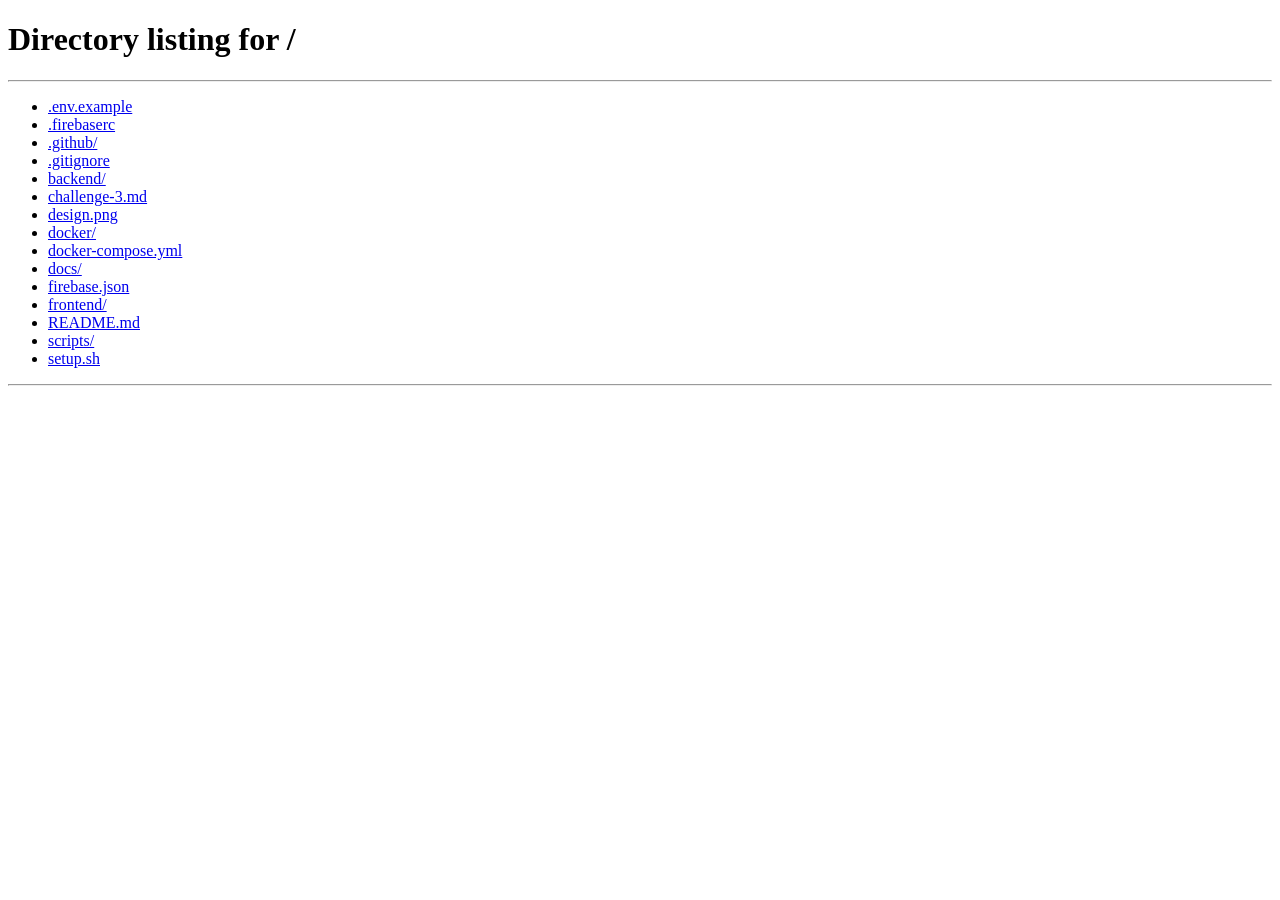
<file: frontend/adres.html>
<!DOCTYPE html>
<html lang="nl">
<head>
  <meta charset="utf-8">
  <meta http-equiv="refresh" content="0; url=/">
  <link rel="canonical" href="https://luchtzorg.web.app/">
  <title>Doorsturen naar LuchtZorg...</title>
  <script>window.location.replace('/');</script>
</head>
<body>
  <p>Doorsturen naar <a href="/">LuchtZorg</a>...</p>
</body>
</html>
</file>
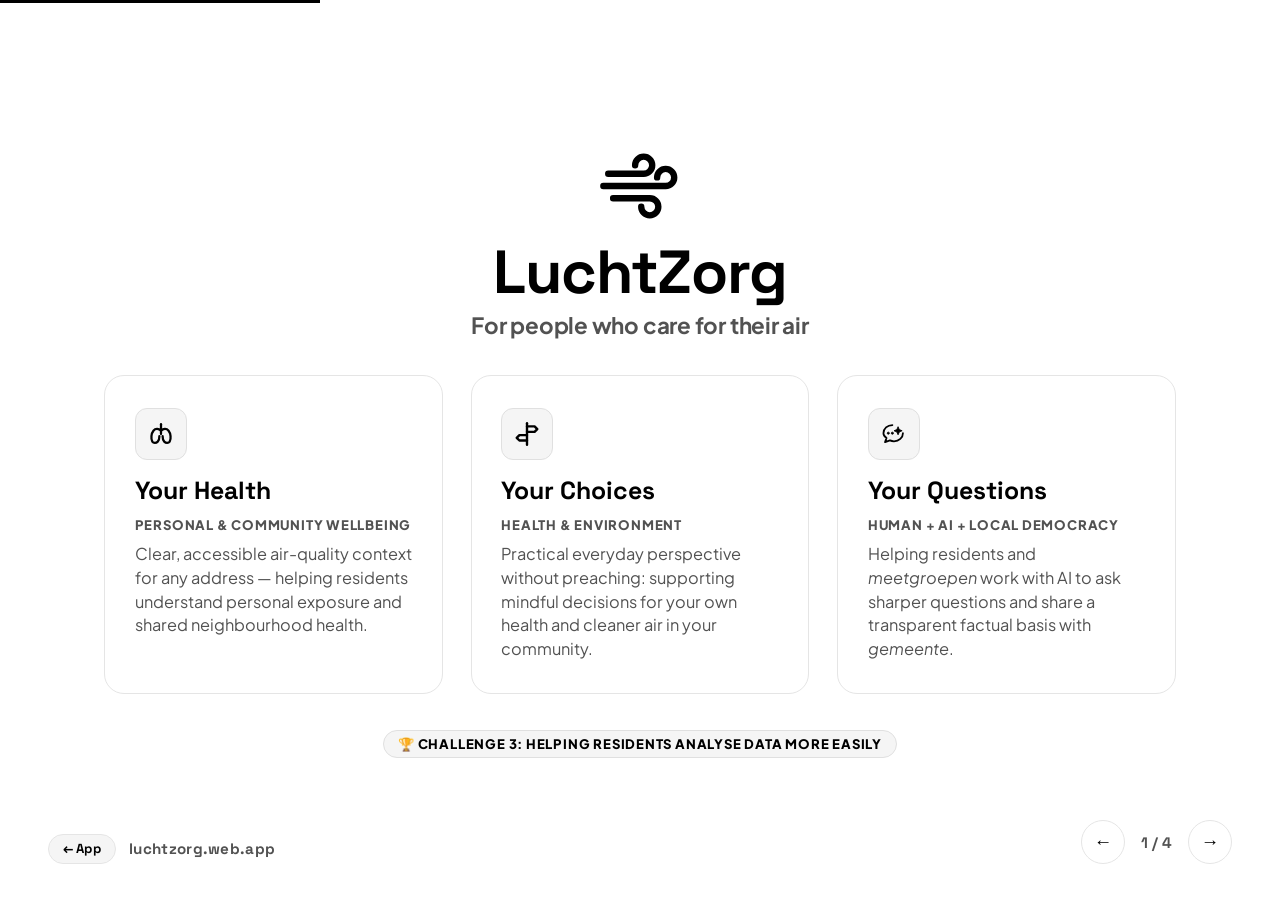
<file: frontend/presentation.html>
<!DOCTYPE html>
<html lang="en">
<head>
  <meta charset="UTF-8">
  <meta name="viewport" content="width=device-width, initial-scale=1.0, viewport-fit=cover">
  <meta name="google" content="notranslate">
  <title>LuchtZorg — For People Who Care for Their Air</title>
  <link rel="icon" type="image/svg+xml" href="data:image/svg+xml,%3Csvg xmlns='http://www.w3.org/2000/svg' viewBox='0 0 36 36' fill='none'%3E%3Cpath d='M5 13H19.5A3.5 3.5 0 1 0 16 9.5' stroke='%230a0a0a' stroke-width='2.8' stroke-linecap='round' stroke-linejoin='round'/%3E%3Cpath d='M3 18H28.5A3.5 3.5 0 1 0 25 14.5' stroke='%230a0a0a' stroke-width='2.8' stroke-linecap='round' stroke-linejoin='round'/%3E%3Cpath d='M7 23H22A3.5 3.5 0 1 1 18.5 26.5' stroke='%230a0a0a' stroke-width='2.8' stroke-linecap='round' stroke-linejoin='round'/%3E%3C/svg%3E">
  <link rel="preconnect" href="https://fonts.googleapis.com">
  <link rel="preconnect" href="https://fonts.gstatic.com" crossorigin>
  <link href="https://fonts.googleapis.com/css2?family=Plus+Jakarta+Sans:wght@500;600;700;800&family=Space+Grotesk:wght@700;800&display=swap" rel="stylesheet">
  <style>
    :root {
      --bg: #ffffff;
      --card-bg: #ffffff;
      --card-border: #e5e5e5;
      --card-border-hover: #000000;
      --text: #000000;
      --text-muted: #525252;
      --text-dim: #8a8a8a;
      --btn-bg: #000000;
      --btn-text: #ffffff;
      --pill-bg: #f5f5f5;
      --pill-border: #e0e0e0;
    }

    * {
      box-sizing: border-box;
      margin: 0;
      padding: 0;
    }

    body {
      background-color: var(--bg);
      color: var(--text);
      font-family: 'Plus Jakarta Sans', -apple-system, BlinkMacSystemFont, sans-serif;
      overflow: hidden;
      height: 100vh;
      height: 100dvh;
      width: 100%;
      user-select: text;
      overflow-wrap: break-word;
      transition: background-color 0.2s ease, color 0.2s ease;
    }
    .slide {
      position: absolute;
      inset: 0;
      width: 100%;
      height: 100%;
      opacity: 0;
      visibility: hidden;
      pointer-events: none;
      transform: scale(0.98);
      transition: all 0.25s cubic-bezier(0.16, 1, 0.3, 1);
      display: flex;
      flex-direction: column;
      justify-content: center;
      padding: 4.5rem 6.5rem;
    }

    .slide.active {
      opacity: 1;
      visibility: visible;
      pointer-events: auto;
      transform: scale(1);
    }

    .tag {
      display: inline-flex;
      align-items: center;
      padding: 0.3rem 0.85rem;
      border-radius: 9999px;
      font-size: 0.82rem;
      font-weight: 800;
      letter-spacing: 0.06em;
      text-transform: uppercase;
      margin-bottom: 0.75rem;
      width: fit-content;
      background: var(--pill-bg);
      border: 1px solid var(--pill-border);
      color: var(--text);
    }

    h1 {
      font-family: 'Space Grotesk', sans-serif;
      font-size: 3.3rem;
      font-weight: 800;
      line-height: 1.08;
      letter-spacing: -0.03em;
      margin-bottom: 2rem;
      color: var(--text);
    }

    .grid-3 {
      display: grid;
      grid-template-columns: repeat(3, 1fr);
      gap: 1.75rem;
      width: 100%;
    }

    .card {
      background: var(--card-bg);
      border: 1px solid var(--card-border);
      border-radius: 1.25rem;
      padding: 2rem 1.85rem;
      display: flex;
      flex-direction: column;
      gap: 0.6rem;
      transition: all 0.2s ease;
    }

    .card:hover {
      border-color: var(--card-border-hover);
      transform: translateY(-3px);
    }

    .card.interactive {
      border: 2px solid var(--text);
      cursor: pointer;
    }

    .card.interactive:hover {
      background: var(--pill-bg);
      box-shadow: 0 8px 25px rgba(0, 0, 0, 0.25);
    }

    .card-icon-box {
      width: 52px;
      height: 52px;
      border-radius: 12px;
      display: flex;
      align-items: center;
      justify-content: center;
      margin-bottom: 0.4rem;
      background: var(--pill-bg);
      border: 1px solid var(--pill-border);
      color: var(--text);
      transition: all 0.2s ease;
    }

    .card-icon-box svg {
      width: 26px;
      height: 26px;
      stroke: var(--text);
    }

    .card:hover .card-icon-box {
      transform: scale(1.06);
      border-color: var(--card-border-hover);
    }

    .card h2 {
      font-family: 'Space Grotesk', sans-serif;
      font-size: 1.55rem;
      font-weight: 700;
      color: var(--text);
      line-height: 1.2;
    }

    .card .subtext {
      font-size: 0.82rem;
      font-weight: 800;
      text-transform: uppercase;
      letter-spacing: 0.06em;
      color: var(--text-muted);
    }

    .card p {
      font-size: 1.02rem;
      color: var(--text-muted);
      line-height: 1.45;
    }

    .demo-pill {
      display: inline-flex;
      align-items: center;
      gap: 0.5rem;
      background: var(--btn-bg);
      color: var(--btn-text);
      padding: 0.45rem 1.15rem;
      border-radius: 9999px;
      font-weight: 800;
      font-size: 0.85rem;
      text-transform: uppercase;
      letter-spacing: 0.05em;
      width: fit-content;
      margin-top: 0.5rem;
      transition: all 0.2s ease;
    }

    /* 2x2 Market Fitness Matrix (Slide 2) */
    .market-split-layout {
      display: grid;
      grid-template-columns: 1.15fr 0.85fr;
      gap: 1.75rem;
      align-items: stretch;
      width: 100%;
      max-width: 1350px;
      margin: 0 auto;
    }

    .matrix-wrapper {
      position: relative;
      background: var(--card-bg);
      border: 1px solid var(--card-border);
      border-radius: 1.25rem;
      padding: 1.25rem 1.75rem 1.25rem 2rem;
      display: flex;
      flex-direction: column;
      justify-content: space-between;
    }

    .matrix-header {
      display: flex;
      justify-content: space-between;
      align-items: baseline;
      border-bottom: 1px solid var(--card-border);
      padding-bottom: 0.5rem;
      margin-bottom: 0.6rem;
    }

    .matrix-title {
      font-family: 'Space Grotesk', sans-serif;
      font-size: 1.05rem;
      font-weight: 700;
      color: var(--text);
    }

    .matrix-subtitle {
      font-size: 0.78rem;
      color: var(--text-muted);
    }

    .matrix-plot-area {
      position: relative;
      width: 100%;
      height: 310px;
      margin: 0.4rem 0;
    }

    .matrix-axis-x {
      position: absolute;
      top: 50%;
      left: 0;
      right: 0;
      height: 1px;
      border-top: 1px dashed var(--card-border);
    }

    .matrix-axis-y {
      position: absolute;
      left: 50%;
      top: 0;
      bottom: 0;
      width: 1px;
      border-left: 1px dashed var(--card-border);
    }

    .quadrant-highlight {
      position: absolute;
      top: 0;
      right: 0;
      width: 50%;
      height: 50%;
      background: var(--pill-bg);
      border-radius: 0 0.85rem 0 0;
      border-top: 2px solid var(--text);
      border-right: 2px solid var(--text);
      pointer-events: none;
    }

    .quadrant-label {
      position: absolute;
      font-size: 0.68rem;
      font-weight: 800;
      text-transform: uppercase;
      letter-spacing: 0.06em;
      color: var(--text-dim);
      pointer-events: none;
    }
    .quadrant-label.tl { top: 0.4rem; left: 0.4rem; }
    .quadrant-label.bl { bottom: 0.4rem; left: 0.4rem; }
    .quadrant-label.br { bottom: 0.4rem; right: 0.4rem; text-align: right; }
    .quadrant-label.tr { top: 0.4rem; right: 0.4rem; text-align: right; color: var(--text); }

    .axis-label-y-top {
      position: absolute;
      top: -0.2rem;
      left: 50%;
      transform: translateX(-50%);
      font-size: 0.7rem;
      font-weight: 800;
      color: var(--text);
      text-transform: uppercase;
      letter-spacing: 0.04em;
      white-space: nowrap;
      background: var(--bg);
      padding: 0.1rem 0.5rem;
      border-radius: 4px;
      border: 1px solid var(--card-border);
    }

    .axis-label-y-bottom {
      position: absolute;
      bottom: -0.2rem;
      left: 50%;
      transform: translateX(-50%);
      font-size: 0.68rem;
      font-weight: 700;
      color: var(--text-muted);
      text-transform: uppercase;
      white-space: nowrap;
      background: var(--bg);
      padding: 0.1rem 0.5rem;
      border-radius: 4px;
      border: 1px solid var(--card-border);
    }

    .axis-label-x-left {
      position: absolute;
      top: 50%;
      left: 0.2rem;
      transform: translateY(-50%);
      font-size: 0.68rem;
      font-weight: 700;
      color: var(--text-muted);
      text-transform: uppercase;
      background: var(--bg);
      padding: 0.15rem 0.4rem;
      border-radius: 4px;
      border: 1px solid var(--card-border);
    }

    .axis-label-x-right {
      position: absolute;
      top: 50%;
      right: 0.2rem;
      transform: translateY(-50%);
      font-size: 0.68rem;
      font-weight: 800;
      color: var(--text);
      text-transform: uppercase;
      background: var(--bg);
      padding: 0.15rem 0.4rem;
      border-radius: 4px;
      border: 1px solid var(--card-border);
    }

    .plot-item {
      position: absolute;
      transform: translate(-50%, -50%);
      padding: 0.4rem 0.65rem;
      border-radius: 0.75rem;
      display: flex;
      align-items: center;
      gap: 0.45rem;
      transition: all 0.2s ease;
      cursor: default;
      white-space: nowrap;
    }

    .plot-dot {
      width: 8px;
      height: 8px;
      border-radius: 50%;
      flex-shrink: 0;
    }

    .plot-item.competitor {
      background: var(--card-bg);
      border: 1px solid var(--card-border);
      box-shadow: 0 2px 10px rgba(0, 0, 0, 0.2);
    }
    .plot-item.competitor strong {
      font-size: 0.82rem;
      color: var(--text);
      display: block;
      line-height: 1.15;
    }
    .plot-item.competitor span {
      font-size: 0.68rem;
      color: var(--text-muted);
      display: block;
    }

    .plot-item.hero-winner {
      background: var(--btn-bg);
      color: var(--btn-text);
      border: 2px solid var(--btn-bg);
      box-shadow: 0 4px 20px rgba(0, 0, 0, 0.35);
      padding: 0.55rem 0.9rem;
      border-radius: 0.85rem;
      z-index: 20;
    }
    .plot-item.hero-winner strong {
      font-size: 0.92rem;
      color: var(--btn-text);
      display: block;
      line-height: 1.15;
    }
    .plot-item.hero-winner span {
      font-size: 0.7rem;
      color: var(--btn-text);
      opacity: 0.85;
      display: block;
      font-weight: 700;
    }

    .matrix-footer {
      border-top: 1px solid var(--card-border);
      padding-top: 0.5rem;
      margin-top: 0.4rem;
      font-size: 0.78rem;
      color: var(--text-muted);
    }

    .matrix-takeaways {
      display: flex;
      flex-direction: column;
      gap: 0.75rem;
      height: 100%;
      justify-content: space-between;
    }

    .take-card {
      padding: 1.1rem 1.35rem;
      border-radius: 1.15rem;
      gap: 0.3rem;
    }
    .take-card h2 {
      font-size: 1.22rem;
    }
    .take-card p {
      font-size: 0.92rem;
      line-height: 1.4;
    }

    /* Architecture Visual Blocks (Slide 3) */
    .arch-diagram-container {
      display: flex;
      flex-direction: column;
      gap: 0.95rem;
      width: 100%;
      max-width: 1100px;
      margin: 0 auto;
    }

    .arch-tier {
      background: var(--card-bg);
      border: 1px solid var(--card-border);
      border-radius: 1.15rem;
      padding: 1.05rem 1.5rem;
      position: relative;
    }

    .arch-tier-title {
      font-size: 0.78rem;
      font-weight: 800;
      text-transform: uppercase;
      letter-spacing: 0.08em;
      color: var(--text-muted);
      margin-bottom: 0.65rem;
      display: flex;
      align-items: center;
      gap: 0.5rem;
    }

    .arch-tier-title span {
      background: var(--pill-bg);
      border: 1px solid var(--pill-border);
      padding: 0.15rem 0.55rem;
      border-radius: 4px;
      color: var(--text);
    }

    .arch-row {
      display: flex;
      align-items: stretch;
      justify-content: center;
      gap: 1.25rem;
    }

    .arch-node {
      background: var(--bg);
      border: 1px solid var(--card-border);
      border-radius: 0.85rem;
      padding: 0.8rem 1.2rem;
      text-align: center;
      flex: 1;
      display: flex;
      flex-direction: column;
      justify-content: center;
      align-items: center;
      transition: all 0.2s ease;
    }

    .arch-node:hover {
      border-color: var(--card-border-hover);
    }

    .arch-node strong {
      font-size: 1.02rem;
      color: var(--text);
      display: block;
      margin-bottom: 0.2rem;
    }

    .arch-node span {
      font-size: 0.8rem;
      color: var(--text-muted);
    }

    .arch-node.highlight-node {
      border-top: 2px solid var(--text);
    }

    .arch-connectors {
      display: flex;
      justify-content: space-around;
      align-items: center;
      padding: 0.1rem 2rem;
      color: var(--text-muted);
      font-size: 0.8rem;
      font-family: monospace;
      font-weight: 700;
    }

    .connector-badge {
      background: var(--pill-bg);
      border: 1px solid var(--pill-border);
      color: var(--text);
      padding: 0.2rem 0.8rem;
      border-radius: 9999px;
      display: flex;
      align-items: center;
      gap: 0.4rem;
    }

    .func-grid {
      display: grid;
      grid-template-columns: repeat(6, 1fr);
      gap: 0.45rem;
      width: 100%;
    }

    .func-pill {
      background: var(--bg);
      border: 1px solid var(--card-border);
      border-radius: 0.5rem;
      padding: 0.4rem 0.3rem;
      font-size: 0.75rem;
      font-family: monospace;
      color: var(--text-muted);
      text-align: center;
    }

    .arch-truth-grid {
      display: grid;
      grid-template-columns: repeat(3, 1fr);
      gap: 0.85rem;
      width: 100%;
    }

    .arch-bottom-banner {
      background: var(--pill-bg);
      border: 1px solid var(--pill-border);
      border-radius: 0.75rem;
      padding: 0.6rem 1.25rem;
      text-align: center;
      font-size: 0.88rem;
      color: var(--text);
      font-weight: 600;
      margin-top: 0.35rem;
    }

    
    /* Footer URL (Bottom Left opposite Nav) */
    #footer-url {
      position: fixed;
      bottom: 2.25rem;
      left: 3rem;
      display: flex;
      align-items: center;
      z-index: 9999;
      pointer-events: auto;
    }

    #footer-url a {
      font-family: 'Space Grotesk', -apple-system, BlinkMacSystemFont, sans-serif;
      font-weight: 700;
      font-size: 0.95rem;
      color: var(--text-muted);
      text-decoration: none;
      letter-spacing: 0.02em;
      transition: color 0.2s ease;
    }

    #footer-url a:hover {
      color: var(--text);
    }

/* Nav */
    #nav {
      position: fixed;
      bottom: 2.25rem;
      right: 3rem;
      display: flex;
      align-items: center;
      gap: 1rem;
      z-index: 9999;
      pointer-events: auto;
    }

    .nav-btn {
      background: var(--card-bg);
      border: 1px solid var(--card-border);
      color: var(--text);
      width: 44px;
      height: 44px;
      border-radius: 50%;
      display: flex;
      align-items: center;
      justify-content: center;
      cursor: pointer;
      font-size: 1.15rem;
      transition: all 0.2s ease;
      outline: none;
      user-select: none;
    }

    .nav-btn:hover {
      background: var(--btn-bg);
      color: var(--btn-text);
      border-color: var(--btn-bg);
      transform: scale(1.06);
    }

    #indicator {
      font-family: 'Space Grotesk', sans-serif;
      font-weight: 700;
      font-size: 0.95rem;
      color: var(--text-muted);
    }

    #progress {
      position: fixed;
      top: 0;
      left: 0;
      height: 3px;
      background: var(--text);
      width: 20%;
      transition: width 0.3s ease;
      z-index: 1000;
    }

    /* Slide-specific layout classes (desktop defaults match original presentation 1:1) */
    .s-title-xl { font-size: 3.8rem; margin-bottom: 0.35rem; letter-spacing: -0.02em; text-wrap: balance; }
    .s-title-lg { font-size: 3.2rem; margin-bottom: 0.35rem; letter-spacing: -0.02em; text-wrap: balance; }
    .s-title-qr { font-size: 3.6rem; margin-bottom: 0.35rem; letter-spacing: -0.02em; text-wrap: balance; }
    .s-sub-xl { font-size: 1.4rem; color: var(--text-muted); margin-bottom: 2.25rem; font-weight: 700; letter-spacing: -0.01em; }
    .s-sub-lg { font-size: 1.35rem; color: var(--text-muted); margin-bottom: 2rem; font-weight: 700; letter-spacing: -0.01em; }
    .s-sub-arch { font-size: 1.35rem; color: var(--text-muted); margin-bottom: 2.1rem; font-weight: 600; }
    .s-sub-qr { font-size: 1.45rem; color: var(--text-muted); margin-bottom: 1.6rem; font-weight: 700; letter-spacing: -0.01em; }
    .s1-logo { width: 88px; height: 88px; }
    .s2-logo { width: 52px; height: 52px; }
    .s4-logo { width: 76px; height: 76px; }
    .s1-tag-row { display: flex; justify-content: center; margin-top: 2.25rem; }

    /* Slide 2 Matrix */
    .s2-stage { position: relative; width: 100%; max-width: 760px; height: 350px; margin: 2rem auto 0; }
    .s2-axis-top { position: absolute; top: -2rem; left: 50%; transform: translateX(-50%); font-size: 0.85rem; font-weight: 800; letter-spacing: 0.05em; text-transform: uppercase; color: #000000; white-space: nowrap; }
    .s2-axis-bottom { position: absolute; bottom: -2rem; left: 50%; transform: translateX(-50%); font-size: 0.85rem; font-weight: 800; letter-spacing: 0.05em; text-transform: uppercase; color: #737373; white-space: nowrap; }
    .s2-axis-left { position: absolute; top: 50%; left: -1.25rem; transform: translate(-100%, -50%); font-size: 0.85rem; font-weight: 800; letter-spacing: 0.05em; text-transform: uppercase; color: #737373; text-align: right; line-height: 1.35; }
    .s2-axis-right { position: absolute; top: 50%; right: -1.25rem; transform: translate(100%, -50%); font-size: 0.85rem; font-weight: 800; letter-spacing: 0.05em; text-transform: uppercase; color: #000000; text-align: left; line-height: 1.35; }
    .s2-pill { position: absolute; transform: translate(-50%, -50%); display: flex; align-items: center; gap: 0.6rem; padding: 0.65rem 1.35rem; border-radius: 9999px; font-family: 'Space Grotesk', sans-serif; font-size: 1.05rem; font-weight: 700; background: #ffffff; color: #404040; border: 1.5px solid #e5e5e5; box-shadow: 0 2px 8px rgba(0,0,0,0.04); white-space: nowrap; }
    .s2-pill svg { width: 20px; height: 20px; color: #737373; flex-shrink: 0; }
    .s2-pill--stook { top: 25%; left: 25%; }
    .s2-pill--lucht { top: 75%; left: 25%; }
    .s2-pill--samen { top: 62%; left: 55%; }
    .s2-pill--atlas { top: 82%; left: 78%; }
    .s2-pill--hero { top: 25%; left: 75%; gap: 0.75rem; padding: 0.9rem 2.2rem; font-size: 1.4rem; font-weight: 800; background: #000000; color: #ffffff; border: 2px solid #000000; box-shadow: 0 8px 28px rgba(0,0,0,0.18); cursor: pointer; z-index: 5; }
    .s2-pill--hero svg { width: 28px; height: 28px; color: #ffffff; }

    /* Slide 3 Architecture */
    .s3-flow { display: flex; align-items: stretch; justify-content: center; max-width: 1080px; margin: 0 auto; gap: 0.75rem; width: 100%; }
    .s3-side-card { flex: 1; max-width: 250px; }
    .s3-core-card { flex: 1.6; max-width: 440px; }
    .s3-subgrid { display: grid; grid-template-columns: 1fr 1fr; gap: 0.55rem; }
    .s3-conn { display: flex; flex-direction: column; align-items: center; justify-content: center; width: 68px; gap: 0.75rem; flex-shrink: 0; }
    .s3-conn .arr-v { display: none; }
    .s3-trust-row { display: flex; justify-content: center; margin-top: 1.5rem; }
    .s3-trust-pill { display: inline-flex; align-items: center; gap: 0.5rem; background: #f5f5f5; border: 1px solid #e5e5e5; border-radius: 9999px; padding: 0.35rem 1.15rem; font-size: 0.8rem; font-weight: 700; color: #404040; max-width: 780px; }

    /* Slide 4 QR */
    .s4-qr-img { width: 175px; height: 175px; display: block; }
    .s4-app-link { font-family: 'Space Grotesk', -apple-system, sans-serif; font-size: 1.5rem; font-weight: 800; color: #000000; text-decoration: none; border-bottom: 2px solid #000000; padding-bottom: 2px; letter-spacing: -0.01em; transition: opacity 0.2s ease; }

    #footer-url { gap: 0.85rem; }
    #footer-url .back-app {
      display: inline-flex;
      align-items: center;
      gap: 0.35rem;
      padding: 0.35rem 0.85rem;
      border-radius: 9999px;
      border: 1px solid var(--card-border);
      background: var(--pill-bg);
      color: var(--text);
      font-size: 0.82rem;
      font-weight: 700;
      text-decoration: none;
    }
    #footer-url .back-app:hover { border-color: var(--text); }

    /* Mobile & Tablet Responsive Presentation Layout */
    @media screen and (max-width: 900px) {
      .slide {
        justify-content: flex-start;
        overflow-y: auto;
        -webkit-overflow-scrolling: touch;
        padding: max(1.35rem, env(safe-area-inset-top, 0px)) 1.1rem calc(5.25rem + env(safe-area-inset-bottom, 0px));
        scroll-padding-bottom: calc(5.25rem + env(safe-area-inset-bottom, 0px));
      }

      .s-title-xl, .s-title-lg, .s-title-qr {
        font-size: clamp(1.95rem, 1.35rem + 3vw, 2.65rem);
        margin-bottom: 0.25rem;
      }
      .s-sub-xl, .s-sub-lg, .s-sub-arch, .s-sub-qr {
        font-size: clamp(0.98rem, 0.88rem + 0.8vw, 1.15rem);
        margin-bottom: 1.15rem;
      }
      .s1-logo { width: 56px; height: 56px; }
      .s2-logo { width: 42px; height: 42px; }
      .s4-logo { width: 58px; height: 58px; }

      .grid-3 {
        grid-template-columns: 1fr;
        gap: 0.85rem;
      }
      .card {
        padding: 1.15rem 1.15rem;
        border-radius: 1rem;
        gap: 0.4rem;
      }
      .card-icon-box { width: 42px; height: 42px; border-radius: 10px; margin-bottom: 0.15rem; }
      .card-icon-box svg { width: 22px; height: 22px; }
      .card h2 { font-size: 1.25rem; }
      .card p { font-size: 0.92rem; line-height: 1.42; }
      .s1-tag-row { margin-top: 1rem; }
      .tag { font-size: 0.72rem; padding: 0.35rem 0.75rem; text-align: center; line-height: 1.35; }

      /* Slide 2 responsive 2-axis grid: bring outside labels inside viewport */
      .s2-stage {
        height: auto;
        margin: 0.4rem auto 0;
        display: flex;
        flex-direction: column;
        gap: 0.45rem;
      }
      .s2-axis-top, .s2-axis-bottom {
        position: static;
        transform: none;
        font-size: 0.74rem;
      }
      .s2-axis-top { order: 1; }
      .market-matrix-full {
        order: 2;
        height: 290px !important;
      }
      .s2-axis-bottom { order: 3; }
      .s2-axis-left, .s2-axis-right {
        top: 50%;
        transform: translateY(-50%);
        font-size: 0.62rem;
        background: rgba(255, 255, 255, 0.92);
        padding: 2px 6px;
        border-radius: 4px;
        border: 1px solid #e5e5e5;
        z-index: 4;
        line-height: 1.15;
      }
      .s2-axis-left { left: 0.35rem; text-align: left; order: 2; }
      .s2-axis-right { right: 0.35rem; text-align: right; order: 2; }
      .s2-pill {
        padding: 0.38rem 0.68rem;
        font-size: 0.76rem;
        gap: 0.35rem;
      }
      .s2-pill svg { width: 14px; height: 14px; }
      .s2-pill--stook { top: 22%; left: 26%; }
      .s2-pill--lucht { top: 77%; left: 26%; }
      .s2-pill--samen { top: 65%; left: 69%; }
      .s2-pill--atlas { top: 84%; left: 71%; }
      .s2-pill--hero {
        top: 22%;
        left: 73%;
        padding: 0.48rem 0.9rem;
        font-size: 0.92rem;
        gap: 0.4rem;
      }
      .s2-pill--hero svg { width: 18px; height: 18px; }

      /* Slide 3 stacked architecture flow */
      .s3-flow {
        flex-direction: column;
        align-items: stretch;
        gap: 0.45rem;
      }
      .s3-side-card, .s3-core-card {
        max-width: 100%;
        width: 100%;
        flex: none;
      }
      .s3-conn {
        flex-direction: row;
        width: 100%;
        gap: 1.5rem;
        padding: 0.1rem 0;
      }
      .s3-conn .arr-h { display: none; }
      .s3-conn .arr-v { display: inline; font-size: 1.05rem; color: #000000; line-height: 1; }
      .s3-trust-row { margin-top: 0.85rem; }
      .s3-trust-pill { border-radius: 0.85rem; padding: 0.5rem 0.85rem; font-size: 0.75rem; text-align: left; }

      /* Slide 4 QR */
      .s4-qr-img { width: 150px; height: 150px; }
      .s4-app-link { font-size: 1.2rem; }

      /* Frosted bottom navigation bar clear of content and safe area */
      #footer-url {
        left: max(0.85rem, env(safe-area-inset-left, 0px));
        bottom: max(0.65rem, env(safe-area-inset-bottom, 0px));
        gap: 0.5rem;
      }
      #footer-url .footer-domain { display: none; }
      #nav {
        right: max(0.85rem, env(safe-area-inset-right, 0px));
        bottom: max(0.55rem, env(safe-area-inset-bottom, 0px));
        gap: 0.55rem;
        background: rgba(255, 255, 255, 0.94);
        backdrop-filter: blur(8px);
        padding: 0.25rem 0.4rem;
        border-radius: 9999px;
        border: 1px solid var(--card-border);
        box-shadow: 0 4px 14px rgba(0, 0, 0, 0.08);
      }
      .nav-btn { width: 40px; height: 40px; font-size: 1.05rem; }
      #indicator { font-size: 0.85rem; }
    }

    @media screen and (max-width: 520px) {
      .s3-subgrid { grid-template-columns: 1fr; }
    }

    @page { size: 13.333in 7.5in; margin: 0; }
    @media print {
      * { -webkit-print-color-adjust: exact !important; print-color-adjust: exact !important; }
      html, body { height: auto !important; overflow: visible !important; background: #ffffff !important; }
      #progress, #nav, #footer-url { display: none !important; }
      #deck { position: static !important; height: auto !important; overflow: visible !important; }
      .slide {
        position: relative !important;
        inset: auto !important;
        width: 13.333in !important;
        height: 7.5in !important;
        opacity: 1 !important;
        visibility: visible !important;
        pointer-events: auto !important;
        transform: none !important;
        page-break-after: always;
        break-after: page;
        padding: 3.2rem 4.8rem !important;
      }
      .slide:last-child { page-break-after: auto; break-after: auto; }
    }
  </style>
</head>
<body>

  <div id="progress"></div>

  <div id="deck">

    <!-- SLIDE 1: VALUE PROPOSITION -->
    <div class="slide active" data-slide="1" style="text-align: center;">
      <!-- Bigger LuchtZorg Logo -->
      <div style="display: flex; justify-content: center; margin-bottom: 0.65rem;">
        <svg class="s1-logo" viewBox="0 0 36 36" fill="none" xmlns="http://www.w3.org/2000/svg">
          <path d="M5 13H19.5A3.5 3.5 0 1 0 16 9.5" stroke="var(--text)" stroke-width="2.6" stroke-linecap="round" stroke-linejoin="round"/>
          <path d="M3 18H28.5A3.5 3.5 0 1 0 25 14.5" stroke="var(--text)" stroke-width="2.6" stroke-linecap="round" stroke-linejoin="round"/>
          <path d="M7 23H22A3.5 3.5 0 1 1 18.5 26.5" stroke="var(--text)" stroke-width="2.6" stroke-linecap="round" stroke-linejoin="round"/>
        </svg>
      </div>
      <h1 class="s-title-xl" translate="no">LuchtZorg</h1>
      <p class="s-sub-xl">For people who care for their air</p>

      <div class="grid-3" style="text-align: left;">
        <!-- 1. Your Health (Respiratory Vitality & Clean Air) -->
        <div class="card">
          <div class="card-icon-box" aria-hidden="true">
            <svg viewBox="0 0 24 24" fill="none" stroke="currentColor" stroke-width="2.1" stroke-linecap="round" stroke-linejoin="round">
              <path d="M12 3v9"/>
              <path d="M12 9c-2-2-5-2.5-7 0-2 2.5-2.5 7.5-1 10 1 1.5 3.5 1.5 5 0 1-1 1.5-3 1.5-5"/>
              <path d="M12 9c2-2 5-2.5 7 0 2 2.5 2.5 7.5 1 10-1 1.5-3.5 1.5-5 0-1-1-1.5-3-1.5-5"/>
            </svg>
          </div>
          <h2>Your Health</h2>
          <span class="subtext">Personal &amp; Community Wellbeing</span>
          <p>Clear, accessible air-quality context for any address — helping residents understand personal exposure and shared neighbourhood health.</p>
        </div>

        <!-- 2. Your Choices (Health & Environment) -->
        <div class="card">
          <div class="card-icon-box" aria-hidden="true">
            <svg viewBox="0 0 24 24" fill="none" stroke="currentColor" stroke-width="2.2" stroke-linecap="round" stroke-linejoin="round">
              <path d="M12 2v20"/>
              <path d="M12 5h7l2.5 2.5-2.5 2.5H12"/>
              <path d="M12 13H5l-2.5 2.5 2.5 2.5H12"/>
            </svg>
          </div>
          <h2>Your Choices</h2>
          <span class="subtext">Health &amp; Environment</span>
          <p>Practical everyday perspective without preaching: supporting mindful decisions for your own health and cleaner air in your community.</p>
        </div>

        <!-- 3. Your Questions (Human + AI + Local Democracy) -->
        <div class="card">
          <div class="card-icon-box" aria-hidden="true">
            <svg viewBox="0 0 32 32" fill="none" xmlns="http://www.w3.org/2000/svg">
              <path d="M27 15C27 20.52 22.08 25 16 25C14.2 25 12.5 24.6 11 23.9L5 26L6.8 20.8C4.5 19.2 3 16.7 3 15C3 9.48 7.92 5 14 5" stroke="var(--text)" stroke-width="2.2" stroke-linecap="round" stroke-linejoin="round"/>
              <path d="M21 7L22.5 10.5L26 12L22.5 13.5L21 17L19.5 13.5L16 12L19.5 10.5L21 7Z" fill="var(--text)"/>
              <circle cx="9" cy="15" r="1.3" fill="var(--text)"/>
              <circle cx="14" cy="15" r="1.3" fill="var(--text)"/>
            </svg>
          </div>
          <h2>Your Questions</h2>
          <span class="subtext">Human + AI + Local Democracy</span>
          <p>Helping residents and <em>meetgroepen</em> work with AI to ask sharper questions and share a transparent factual basis with <em>gemeente</em>.</p>
        </div>
      </div>

      <!-- Challenge 3 beneath the three pillars -->
      <div class="s1-tag-row">
        <div class="tag" style="margin-bottom: 0;">🏆 Challenge 3: Helping Residents Analyse Data More Easily</div>
      </div>
    </div>

    <!-- SLIDE 2: THE 2-AXIS MARKET GRID -->
    <div class="slide" data-slide="2" style="text-align: center;">
      <!-- LuchtZorg Logo -->
      <div style="display: flex; justify-content: center; margin-bottom: 0.5rem;">
        <svg class="s2-logo" viewBox="0 0 36 36" fill="none" xmlns="http://www.w3.org/2000/svg">
          <path d="M5 13H19.5A3.5 3.5 0 1 0 16 9.5" stroke="var(--text)" stroke-width="2.6" stroke-linecap="round" stroke-linejoin="round"/>
          <path d="M3 18H28.5A3.5 3.5 0 1 0 25 14.5" stroke="var(--text)" stroke-width="2.6" stroke-linecap="round" stroke-linejoin="round"/>
          <path d="M7 23H22A3.5 3.5 0 1 1 18.5 26.5" stroke="var(--text)" stroke-width="2.6" stroke-linecap="round" stroke-linejoin="round"/>
        </svg>
      </div>
      <h1 class="s-title-lg" translate="no">LuchtZorg</h1>
      <p class="s-sub-lg">Bridging open citizen data and everyday understanding</p>

      <!-- 2-Axis Positioning Area with Outside Labels -->
      <div class="s2-stage">
        
        <!-- Outside Axis Labels -->
        <div class="s2-axis-top">
          Personal Action ↑
        </div>
        
        <div class="s2-axis-bottom">
          Raw Data ↓
        </div>

        <div class="s2-axis-left">
          ← Single<br>Topic
        </div>

        <div class="s2-axis-right">
          Full<br>Neighborhood →
        </div>

        <!-- The Clean Grid Frame -->
        <div class="market-matrix-full" style="position: relative; width: 100%; height: 100%; background: var(--bg); border: 2px solid var(--card-border); border-radius: 1.25rem; overflow: hidden;">
          <!-- Top-Right Quadrant Subtle Tint (The Winner's Space) -->
          <div style="position: absolute; top: 0; right: 0; width: 50%; height: 50%; background: #f5f5f5;"></div>

          <!-- Center Crosshair Lines -->
          <div style="position: absolute; top: 50%; left: 0; right: 0; height: 1px; border-top: 1.5px dashed #d4d4d4;"></div>
          <div style="position: absolute; left: 50%; top: 0; bottom: 0; width: 1px; border-left: 1.5px dashed #d4d4d4;"></div>

          <!-- Competitor 1: Stookwijzer (Top-Left) -->
          <div class="s2-pill s2-pill--stook">
            <svg viewBox="0 0 24 24" fill="none" stroke="currentColor" stroke-width="2" stroke-linecap="round" stroke-linejoin="round" aria-hidden="true"><path d="M8.5 14.5A2.5 2.5 0 0 0 11 12c0-1.38-.5-2-1-3-1.072-2.143-.224-4.054 2-6 .5 2.5 2 4.9 4 6.5 2 1.6 3 3.5 3 5.5a7 7 0 1 1-14 0c0-1.153.433-2.294 1-3a2.5 2.5 0 0 0 2.5 2.5z"/></svg>
            <span translate="no">Stookwijzer</span>
          </div>

          <!-- Competitor 2: Luchtmeetnet (Bottom-Left) -->
          <div class="s2-pill s2-pill--lucht">
            <svg viewBox="0 0 24 24" fill="none" stroke="currentColor" stroke-width="2" stroke-linecap="round" stroke-linejoin="round" aria-hidden="true"><path d="M12 2v20M7 7h10M5 12h14M8 17h8"/><circle cx="12" cy="4" r="2" fill="currentColor"/></svg>
            <span translate="no">Luchtmeetnet</span>
          </div>

          <!-- Competitor 3: Samen Meten (Bottom-Center-Right) -->
          <div class="s2-pill s2-pill--samen">
            <svg viewBox="0 0 24 24" fill="none" stroke="currentColor" stroke-width="2" stroke-linecap="round" stroke-linejoin="round" aria-hidden="true"><circle cx="18" cy="5" r="3"/><circle cx="6" cy="12" r="3"/><circle cx="18" cy="19" r="3"/><path d="m8.59 13.51 6.83 3.98M15.41 6.51l-6.82 3.98"/></svg>
            <span translate="no">Samen Meten</span>
          </div>

          <!-- Competitor 4: Atlas Leefomgeving (Bottom-Far-Right) -->
          <div class="s2-pill s2-pill--atlas">
            <svg viewBox="0 0 24 24" fill="none" stroke="currentColor" stroke-width="2" stroke-linecap="round" stroke-linejoin="round" aria-hidden="true"><polygon points="12 2 2 7 12 12 22 7 12 2"/><polyline points="2 17 12 22 22 17"/><polyline points="2 12 12 17 22 12"/></svg>
            <span translate="no">Atlas Leefomgeving</span>
          </div>

          <!-- HERO WINNER: ★ LuchtZorg (Top-Right) -->
          <div class="s2-pill s2-pill--hero" onclick="window.open('https://luchtzorg.web.app/', '_blank')">
            <svg viewBox="0 0 36 36" fill="none" xmlns="http://www.w3.org/2000/svg" aria-hidden="true">
              <path d="M5 13H19.5A3.5 3.5 0 1 0 16 9.5" stroke="#ffffff" stroke-width="2.6" stroke-linecap="round" stroke-linejoin="round"/>
              <path d="M3 18H28.5A3.5 3.5 0 1 0 25 14.5" stroke="#ffffff" stroke-width="2.6" stroke-linecap="round" stroke-linejoin="round"/>
              <path d="M7 23H22A3.5 3.5 0 1 1 18.5 26.5" stroke="#ffffff" stroke-width="2.6" stroke-linecap="round" stroke-linejoin="round"/>
            </svg>
            <span translate="no">LuchtZorg</span>
          </div>
        </div>
      </div>
    </div>

    <!-- SLIDE 3: SYSTEM CONTEXT & ARCHITECTURE DIAGRAM -->
    <div class="slide" data-slide="3" style="text-align: center;">
      <!-- Title -->
      <h1 class="s-title-lg">How <span translate="no">LuchtZorg</span> Works</h1>
      <p class="s-sub-arch">Hackathon Prototype: Connecting residents to open citizen data &amp; RIVM R tools.</p>

      <!-- 3-Column Context Flow -->
      <div class="s3-flow">
        
        <!-- Entity 1: The Citizen (Left) -->
        <div class="s3-side-card" style="background: #ffffff; border: 2px solid var(--card-border); border-radius: 1.25rem; padding: 1.35rem 1.15rem; text-align: left; box-shadow: 0 4px 15px rgba(0,0,0,0.03); display: flex; flex-direction: column;">
          <div style="display: flex; align-items: center; gap: 0.6rem; margin-bottom: 0.85rem;">
            <div style="width: 38px; height: 38px; border-radius: 9999px; background: #f5f5f5; border: 1px solid #e5e5e5; display: flex; align-items: center; justify-content: center; font-size: 1.25rem;" aria-hidden="true">👤</div>
            <div>
              <h3 style="font-size: 1.15rem; font-weight: 800; margin: 0;">The Citizen</h3>
              <span style="font-size: 0.72rem; color: var(--text-muted); font-weight: 700; text-transform: uppercase;">Everyday Living</span>
            </div>
          </div>
          <div style="display: flex; flex-direction: column; gap: 0.6rem; font-size: 0.86rem; color: #404040;">
            <div style="display: flex; align-items: flex-start; gap: 0.45rem;"><span aria-hidden="true">💬</span><span>Asks sharper questions in everyday Dutch</span></div>
            <div style="display: flex; align-items: flex-start; gap: 0.45rem;"><span aria-hidden="true">🌿</span><span>Makes informed health &amp; environment choices</span></div>
            <div style="display: flex; align-items: flex-start; gap: 0.45rem;"><span aria-hidden="true">🏛️</span><span>Engages neighbours &amp; <em>gemeente</em> with facts</span></div>
          </div>
          <div style="margin-top: auto; padding-top: 0.75rem; border-top: 1px dashed #e5e5e5; font-size: 0.72rem; color: var(--text-muted); font-weight: 600;">
            Zero statistical or coding barriers
          </div>
        </div>

        <!-- Connector 1 (Left to Center) -->
        <div class="s3-conn" aria-hidden="true">
          <div style="display: flex; flex-direction: column; align-items: center;">
            <span style="font-size: 0.65rem; font-weight: 800; color: #737373; text-transform: uppercase; white-space: nowrap;">Questions</span>
            <span class="arr-h" style="font-size: 1.2rem; color: #000000; line-height: 1;">→</span>
            <span class="arr-v">↓</span>
          </div>
          <div style="display: flex; flex-direction: column; align-items: center;">
            <span class="arr-h" style="font-size: 1.2rem; color: #000000; line-height: 1;">←</span>
            <span class="arr-v">↑</span>
            <span style="font-size: 0.65rem; font-weight: 800; color: #000000; text-transform: uppercase; white-space: nowrap;">Verdicts</span>
          </div>
        </div>

        <!-- Entity 2: LuchtZorg System (Center Core with 3 Subsystems) -->
        <div class="s3-core-card" style="background: #000000; color: #ffffff; border: 2px solid #000000; border-radius: 1.25rem; padding: 1.2rem 1.25rem; text-align: left; box-shadow: 0 10px 30px rgba(0,0,0,0.18); display: flex; flex-direction: column; gap: 0.65rem;">
          
          <!-- System Title -->
          <div style="display: flex; align-items: center; justify-content: space-between; gap: 0.5rem;">
            <div style="display: flex; align-items: center; gap: 0.55rem;">
              <svg viewBox="0 0 36 36" fill="none" xmlns="http://www.w3.org/2000/svg" style="width: 26px; height: 26px; flex-shrink: 0;" aria-hidden="true">
                <path d="M5 13H19.5A3.5 3.5 0 1 0 16 9.5" stroke="#ffffff" stroke-width="2.6" stroke-linecap="round" stroke-linejoin="round"/>
                <path d="M3 18H28.5A3.5 3.5 0 1 0 25 14.5" stroke="#ffffff" stroke-width="2.6" stroke-linecap="round" stroke-linejoin="round"/>
                <path d="M7 23H22A3.5 3.5 0 1 1 18.5 26.5" stroke="#ffffff" stroke-width="2.6" stroke-linecap="round" stroke-linejoin="round"/>
              </svg>
              <h3 style="font-size: 1.2rem; font-weight: 800; margin: 0; color: #ffffff;" translate="no">LuchtZorg Platform</h3>
            </div>
            <span style="font-size: 0.65rem; background: #262626; color: #a3a3a3; padding: 2px 7px; border-radius: 4px; font-weight: 700; text-transform: uppercase; white-space: nowrap;">Cloud Core</span>
          </div>

          <!-- Subsystem 1: Frontend (PWA) -->
          <div style="background: #171717; border: 1px solid #333333; border-radius: 0.75rem; padding: 0.65rem 0.85rem; display: flex; align-items: center; justify-content: space-between;">
            <div style="display: flex; align-items: center; gap: 0.5rem;">
              <span style="font-size: 1.1rem;" aria-hidden="true">📱</span>
              <div>
                <strong style="font-size: 0.88rem; color: #ffffff; display: block;">1. Frontend (PWA Web App)</strong>
                <span style="font-size: 0.72rem; color: #a3a3a3;">Mobile &amp; desktop client • Instant lookup (<code>/</code>) &amp; dialogue (<code>/gesprek</code>)</span>
              </div>
            </div>
          </div>

          <!-- Interaction Link: REST API -->
          <div style="display: flex; align-items: center; justify-content: center; gap: 0.5rem; margin: -0.2rem 0;">
            <span style="font-size: 0.65rem; color: #888888; font-weight: 800; text-transform: uppercase; background: #262626; padding: 1px 8px; border-radius: 3px; border: 1px solid #383838;">↕ REST API (HTTPS JSON)</span>
          </div>

          <!-- Subsystem 2 & 3: Backend & AI Interface -->
          <div class="s3-subgrid">
            <!-- Backend -->
            <div style="background: #171717; border: 1px solid #333333; border-radius: 0.75rem; padding: 0.65rem 0.75rem;">
              <div style="display: flex; align-items: center; gap: 0.35rem; margin-bottom: 0.25rem;">
                <span style="font-size: 0.95rem;" aria-hidden="true">⚡</span>
                <strong style="font-size: 0.84rem; color: #ffffff;">2. Backend (Python)</strong>
              </div>
              <span style="font-size: 0.71rem; color: #a3a3a3; display: block; line-height: 1.3;">FastAPI service • Runs RIVM’s <em>Samen Analyseren</em> R functions &amp; uncertainty rules</span>
            </div>

            <!-- AI Interface -->
            <div style="background: #171717; border: 1px solid #333333; border-radius: 0.75rem; padding: 0.65rem 0.75rem;">
              <div style="display: flex; align-items: center; gap: 0.35rem; margin-bottom: 0.25rem;">
                <span style="font-size: 0.95rem;" aria-hidden="true">🤖</span>
                <strong style="font-size: 0.84rem; color: #ffffff;">3. AI Interface (LLM)</strong>
              </div>
              <span style="font-size: 0.71rem; color: #a3a3a3; display: block; line-height: 1.3;">Gemini / OpenAI + LangChain • Translates natural language into tool queries</span>
            </div>
          </div>

          <!-- Interaction Footer Note -->
          <div style="display: flex; align-items: center; justify-content: space-between; flex-wrap: wrap; gap: 0.35rem; border-top: 1px solid #262626; padding-top: 0.45rem; font-size: 0.68rem; color: #a3a3a3;">
            <span>⇄ <strong>Tool Calling:</strong> AI selects tools</span>
            <span style="color: #4ade80; font-weight: 700;">Audit Trail &amp; Caveats Built In</span>
          </div>
        </div>

        <!-- Connector 2 (Center to Right) -->
        <div class="s3-conn" aria-hidden="true">
          <div style="display: flex; flex-direction: column; align-items: center;">
            <span style="font-size: 0.65rem; font-weight: 800; color: #000000; text-transform: uppercase; white-space: nowrap;">Queries</span>
            <span class="arr-h" style="font-size: 1.2rem; color: #000000; line-height: 1;">→</span>
            <span class="arr-v">↓</span>
          </div>
          <div style="display: flex; flex-direction: column; align-items: center;">
            <span class="arr-h" style="font-size: 1.2rem; color: #000000; line-height: 1;">←</span>
            <span class="arr-v">↑</span>
            <span style="font-size: 0.65rem; font-weight: 800; color: #737373; text-transform: uppercase; white-space: nowrap;">Sensors</span>
          </div>
        </div>

        <!-- Entity 3: External Systems (Right Stack) -->
        <div class="s3-side-card" style="display: flex; flex-direction: column; gap: 0.6rem;">
          <!-- Source 1: Samen Meten -->
          <div style="background: #ffffff; border: 1.5px solid var(--card-border); border-radius: 0.85rem; padding: 0.75rem 0.85rem; text-align: left; display: flex; align-items: center; gap: 0.5rem; box-shadow: 0 2px 8px rgba(0,0,0,0.03);">
            <div style="font-size: 1.2rem;" aria-hidden="true">📡</div>
            <div>
              <strong style="display: block; font-size: 0.88rem; font-weight: 800;" translate="no">Samen Meten API</strong>
              <span style="font-size: 0.73rem; color: var(--text-muted); display: block; line-height: 1.25;">500+ citizen sensors in NL</span>
            </div>
          </div>

          <!-- Source 2: RIVM -->
          <div style="background: #ffffff; border: 1.5px solid var(--card-border); border-radius: 0.85rem; padding: 0.75rem 0.85rem; text-align: left; display: flex; align-items: center; gap: 0.5rem; box-shadow: 0 2px 8px rgba(0,0,0,0.03);">
            <div style="font-size: 1.2rem;" aria-hidden="true">🏛️</div>
            <div>
              <strong style="display: block; font-size: 0.88rem; font-weight: 800;">RIVM Open Tools</strong>
              <span style="font-size: 0.73rem; color: var(--text-muted); display: block; line-height: 1.25;">Luchtmeetnet stations &amp; R code</span>
            </div>
          </div>

          <!-- Source 3: Kadaster -->
          <div style="background: #ffffff; border: 1.5px solid var(--card-border); border-radius: 0.85rem; padding: 0.75rem 0.85rem; text-align: left; display: flex; align-items: center; gap: 0.5rem; box-shadow: 0 2px 8px rgba(0,0,0,0.03);">
            <div style="font-size: 1.2rem;" aria-hidden="true">📍</div>
            <div>
              <strong style="display: block; font-size: 0.88rem; font-weight: 800;" translate="no">Kadaster (PDOK)</strong>
              <span style="font-size: 0.73rem; color: var(--text-muted); display: block; line-height: 1.25;">National addresses & boundaries</span>
            </div>
          </div>
        </div>

      </div>

      <!-- Trust Footer Banner -->
      <div class="s3-trust-row">
        <div class="s3-trust-pill">
          <span aria-hidden="true">🔍</span>
          <span><strong>Transparent Prototype:</strong> AI translates everyday questions — RIVM’s <em>Samen Analyseren</em> R code runs the analysis with full audit trails &amp; honest caveats.</span>
        </div>
      </div>
    </div>

    <!-- SLIDE 4: LIVE APP, QR CODE & ACCESS -->
    <div class="slide" data-slide="4" style="text-align: center;">
      <!-- LuchtZorg Logo -->
      <div style="display: flex; justify-content: center; margin-bottom: 0.65rem;">
        <svg class="s4-logo" viewBox="0 0 36 36" fill="none" xmlns="http://www.w3.org/2000/svg">
          <path d="M5 13H19.5A3.5 3.5 0 1 0 16 9.5" stroke="var(--text)" stroke-width="2.6" stroke-linecap="round" stroke-linejoin="round"/>
          <path d="M3 18H28.5A3.5 3.5 0 1 0 25 14.5" stroke="var(--text)" stroke-width="2.6" stroke-linecap="round" stroke-linejoin="round"/>
          <path d="M7 23H22A3.5 3.5 0 1 1 18.5 26.5" stroke="var(--text)" stroke-width="2.6" stroke-linecap="round" stroke-linejoin="round"/>
        </svg>
      </div>

      <!-- Title & Subtitle -->
      <h1 class="s-title-qr" translate="no">LuchtZorg</h1>
      <p class="s-sub-qr">For people who care for their air</p>

      <!-- QR Code Container -->
      <div style="display: flex; justify-content: center; margin-bottom: 1.25rem;">
        <div style="background: #ffffff; padding: 14px; border-radius: 1.25rem; border: 2px solid var(--card-border); box-shadow: 0 8px 30px rgba(0,0,0,0.06); cursor: pointer;" onclick="window.open('https://luchtzorg.web.app/', '_blank')">
          <img class="s4-qr-img" src="[data-uri]" alt="Scan QR Code to launch LuchtZorg" />
        </div>
      </div>

      <!-- Web App URL below QR code -->
      <div>
        <a class="s4-app-link" href="https://luchtzorg.web.app" target="_blank" rel="noopener" translate="no">
          luchtzorg.web.app ↗
        </a>
        <p style="margin-top: 0.85rem; font-size: 0.8rem; color: var(--text-muted); font-weight: 600; max-width: 520px; margin-inline: auto;">
          Open-source hackathon prototype • Indicative citizen &amp; reference data — not statutory or medical advice
        </p>
      </div>
    </div>
  </div>

    <!-- Bottom Left URL (opposite Nav) -->
  <div id="footer-url">
    <a class="back-app" href="/">← App</a>
    <a class="footer-domain" href="https://luchtzorg.web.app" target="_blank" rel="noopener" translate="no">luchtzorg.web.app</a>
  </div>

<div id="nav">
    <button class="nav-btn" id="prev-btn" aria-label="Previous slide" title="Previous Slide (Shortcut: ←)">←</button>
    <span id="indicator">1 / 4</span>
    <button class="nav-btn" id="next-btn" aria-label="Next slide" title="Next Slide (Shortcut: →)">→</button>
  </div>

  <script>
    const slides = document.querySelectorAll(".slide");
    const indicator = document.getElementById("indicator");
    const progress = document.getElementById("progress");
    const prevBtn = document.getElementById("prev-btn");
    const nextBtn = document.getElementById("next-btn");
    
    let cur = 0;

    function go(idx) {
      if (idx < 0 || idx >= slides.length) return;
      slides.forEach(s => s.classList.remove("active"));
      cur = idx;
      slides[cur].classList.add("active");
      slides[cur].scrollTop = 0;
      indicator.textContent = (cur + 1) + " / " + slides.length;
      progress.style.width = (((cur + 1) / slides.length) * 100) + "%";
    }

    // Set initial state (supports ?slide=1..4 deep-linking)
    const initSlide = parseInt(new URLSearchParams(window.location.search).get("slide") || "1", 10);
    if (initSlide >= 1 && initSlide <= slides.length) {
      go(initSlide - 1);
    } else {
      indicator.textContent = "1 / " + slides.length;
      progress.style.width = (100 / slides.length) + "%";
    }

    prevBtn.addEventListener("click", (e) => {
      e.stopPropagation();
      go(cur - 1);
    });

    nextBtn.addEventListener("click", (e) => {
      e.stopPropagation();
      go(cur + 1);
    });

    // Keyboard navigation
    document.addEventListener("keydown", (e) => {
      if (e.key === "ArrowRight" || e.key === " " || e.key === "PageDown" || e.key === "ArrowDown" || e.key === "Enter" || e.key === "n") {
        e.preventDefault();
        go(cur + 1);
      } else if (e.key === "ArrowLeft" || e.key === "PageUp" || e.key === "ArrowUp" || e.key === "Backspace" || e.key === "p") {
        e.preventDefault();
        go(cur - 1);
      }
    });

    // Touch swipe left / right for mobile & tablet
    let touchX = null;
    let touchY = null;
    document.addEventListener("touchstart", (e) => {
      if (e.touches.length === 1) {
        touchX = e.touches[0].clientX;
        touchY = e.touches[0].clientY;
      }
    }, { passive: true });

    document.addEventListener("touchend", (e) => {
      if (touchX === null || touchY === null || !e.changedTouches.length) return;
      const dx = e.changedTouches[0].clientX - touchX;
      const dy = e.changedTouches[0].clientY - touchY;
      touchX = null;
      touchY = null;
      if (Math.abs(dx) > 55 && Math.abs(dx) > Math.abs(dy) * 1.4) {
        go(dx < 0 ? cur + 1 : cur - 1);
      }
    }, { passive: true });

    // Click anywhere on slide background to advance (only on fine pointers & if not selecting text)
    document.addEventListener("click", (e) => {
      if (window.matchMedia && window.matchMedia("(pointer: coarse)").matches) return;
      const sel = window.getSelection ? window.getSelection().toString() : "";
      if (sel && sel.length > 0) return;
      if (e.target.closest(".card, .s2-pill, .s3-side-card, .s3-core-card, #nav, #footer-url, button, a")) return;
      go(cur + 1);
    });
  </script>
</body>
</html>
</file>
